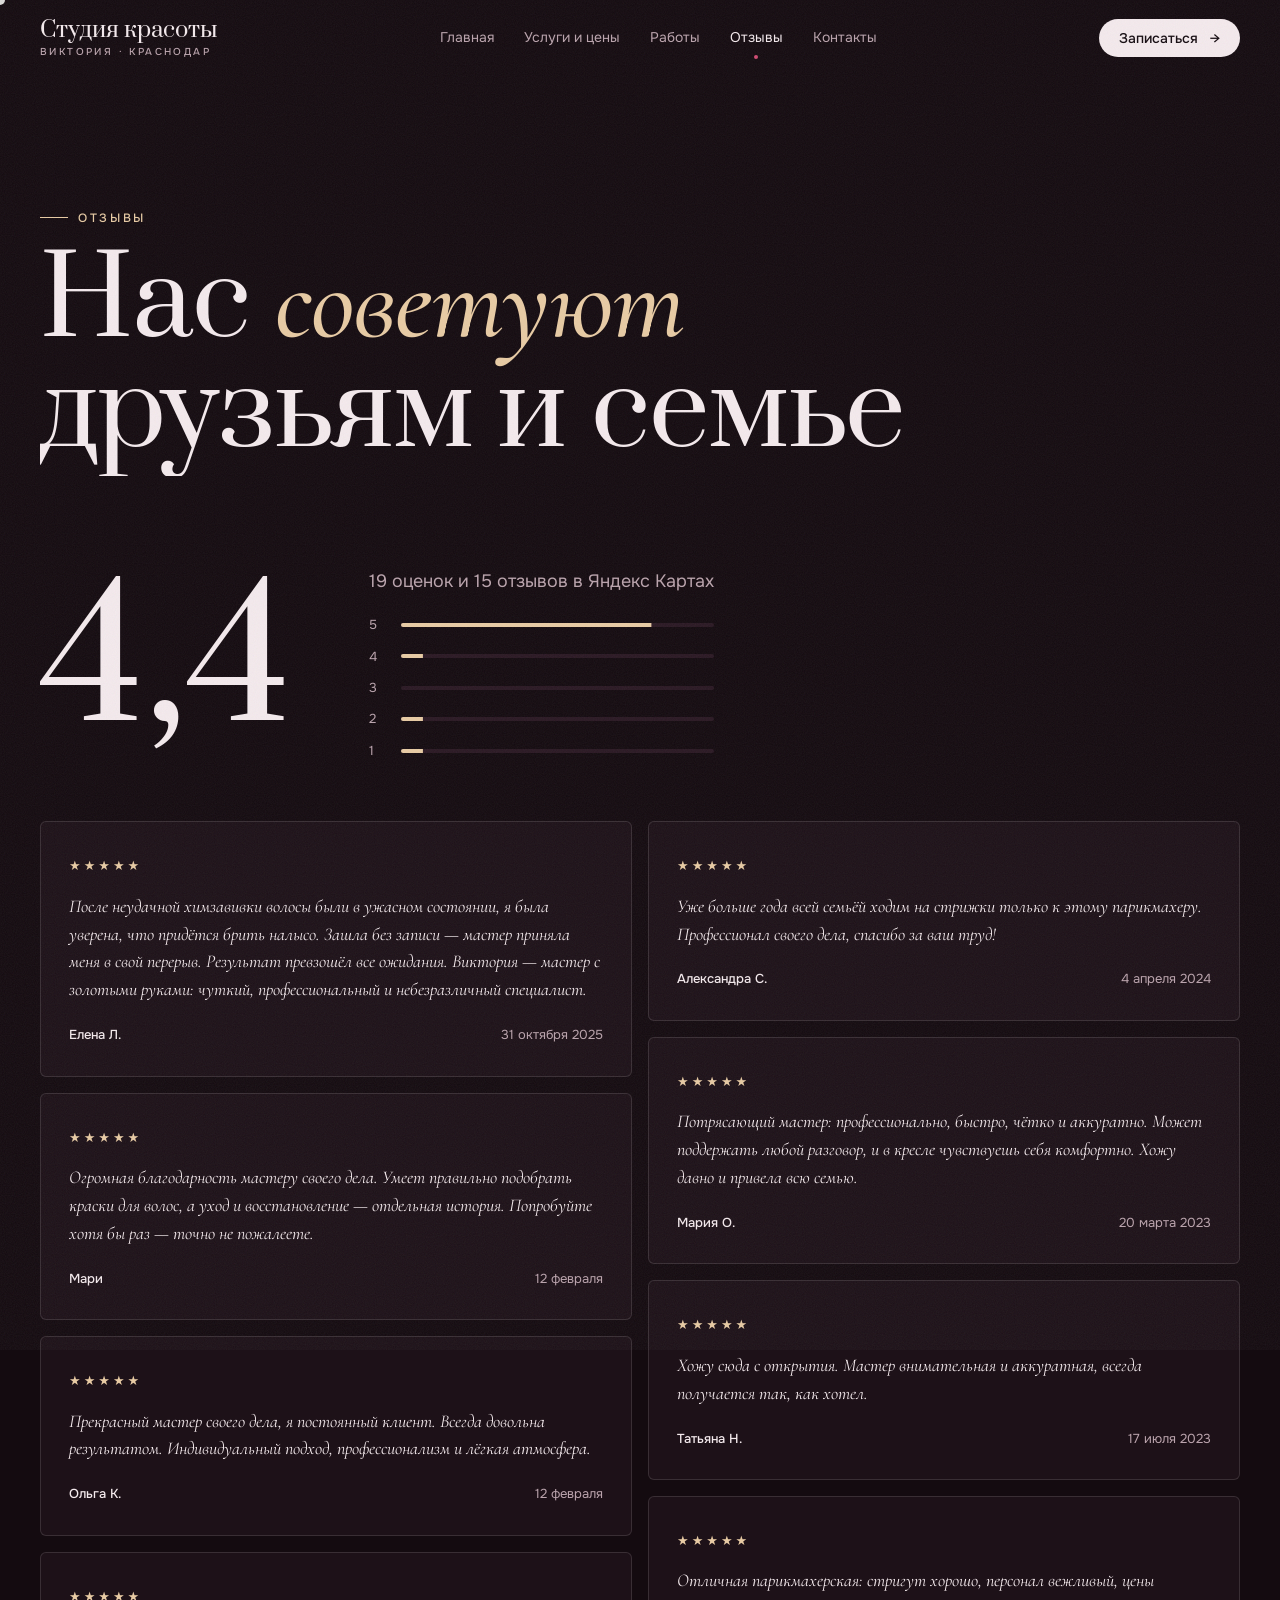
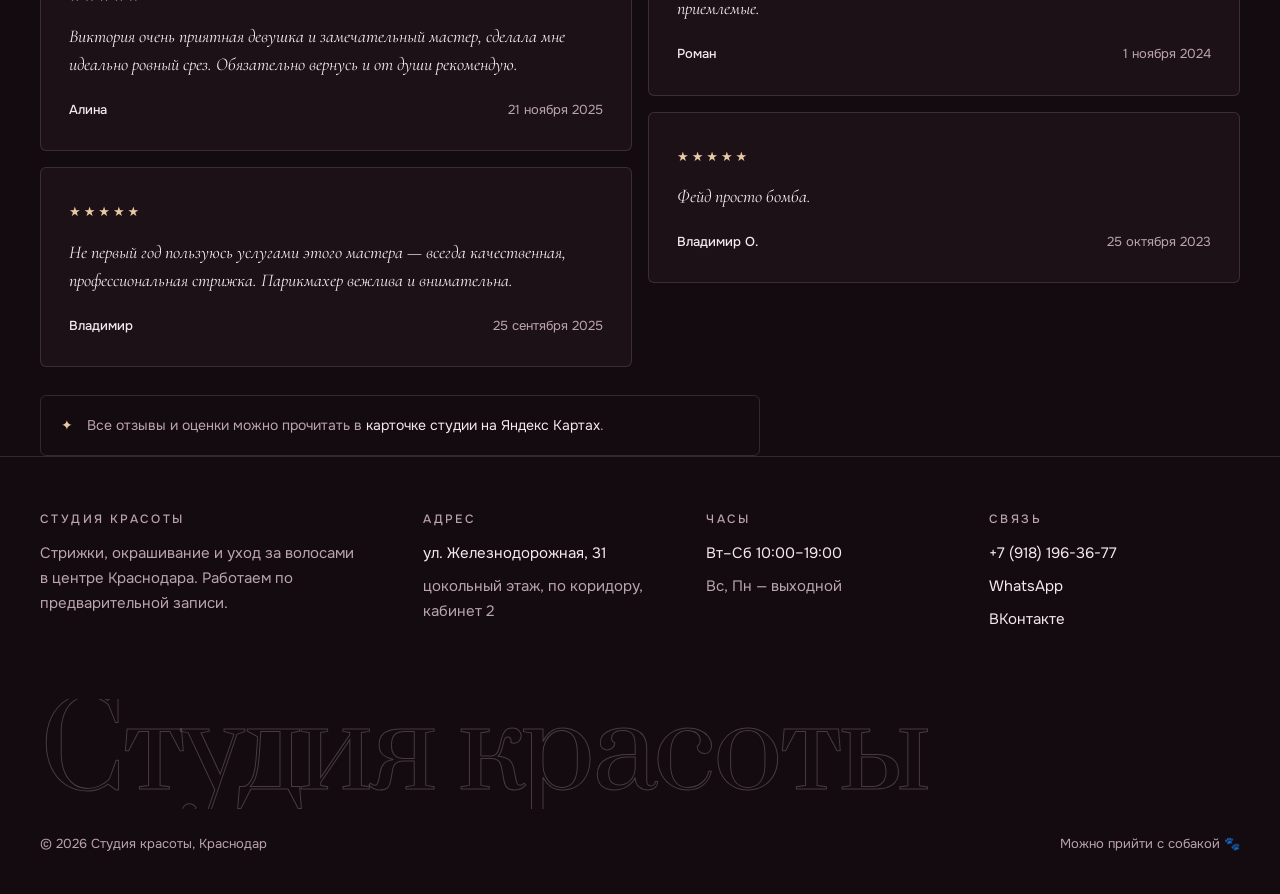
<file: otzyvy.html>
<!doctype html>
<html lang="ru">
<head>
<meta charset="utf-8">
<meta name="viewport" content="width=device-width, initial-scale=1, viewport-fit=cover">
<title>Отзывы — Студия красоты, Краснодар</title>
<meta name="description" content="Отзывы клиентов студии красоты на Железнодорожной, 31 в Краснодаре: рейтинг 4,4 по 19 оценкам.">
<meta name="referrer" content="no-referrer">
<link rel="preconnect" href="https://fonts.googleapis.com"><link rel="preconnect" href="https://fonts.gstatic.com" crossorigin>
<link rel="stylesheet" href="https://fonts.googleapis.com/css2?family=Cormorant+Garamond:ital,wght@1,500&family=Onest:wght@400;500&family=Prata&display=swap">
<link rel="stylesheet" href="style.css">
</head>
<body data-page="otzyvy">
<main>
  <header class="phead wrap">
    <span class="eyebrow rv">Отзывы</span>
    <h1 class="h-xl" data-split>Нас <em>советуют</em><br>друзьям и семье</h1>
  </header>
  <div class="wrap">
    <div class="score rv">
      <div class="num"><span data-count="4.4">4,4</span></div>
      <div>
        <p class="lead" style="margin:0 0 18px">19 оценок и 15 отзывов в Яндекс Картах</p>
        <div class="bars" aria-hidden="true">
          <div>5<i style="--w:.8"></i></div><div>4<i style="--w:.07"></i></div><div>3<i style="--w:0"></i></div><div>2<i style="--w:.07"></i></div><div>1<i style="--w:.07"></i></div>
        </div>
      </div>
    </div>

    <div class="revgrid">
      <article class="rv"><span class="stars">★★★★★</span><p>После неудачной химзавивки волосы были в ужасном состоянии, я была уверена, что придётся брить налысо. Зашла без записи — мастер приняла меня в свой перерыв. Результат превзошёл все ожидания. Виктория — мастер с золотыми руками: чуткий, профессиональный и небезразличный специалист.</p><footer><b>Елена Л.</b><span>31 октября 2025</span></footer></article>
      <article class="rv"><span class="stars">★★★★★</span><p>Огромная благодарность мастеру своего дела. Умеет правильно подобрать краски для волос, а уход и восстановление — отдельная история. Попробуйте хотя бы раз — точно не пожалеете.</p><footer><b>Мари</b><span>12 февраля</span></footer></article>
      <article class="rv"><span class="stars">★★★★★</span><p>Прекрасный мастер своего дела, я постоянный клиент. Всегда довольна результатом. Индивидуальный подход, профессионализм и лёгкая атмосфера.</p><footer><b>Ольга К.</b><span>12 февраля</span></footer></article>
      <article class="rv"><span class="stars">★★★★★</span><p>Виктория очень приятная девушка и замечательный мастер, сделала мне идеально ровный срез. Обязательно вернусь и от души рекомендую.</p><footer><b>Алина</b><span>21 ноября 2025</span></footer></article>
      <article class="rv"><span class="stars">★★★★★</span><p>Не первый год пользуюсь услугами этого мастера — всегда качественная, профессиональная стрижка. Парикмахер вежлива и внимательна.</p><footer><b>Владимир</b><span>25 сентября 2025</span></footer></article>
      <article class="rv"><span class="stars">★★★★★</span><p>Уже больше года всей семьёй ходим на стрижки только к этому парикмахеру. Профессионал своего дела, спасибо за ваш труд!</p><footer><b>Александра С.</b><span>4 апреля 2024</span></footer></article>
      <article class="rv"><span class="stars">★★★★★</span><p>Потрясающий мастер: профессионально, быстро, чётко и аккуратно. Может поддержать любой разговор, и в кресле чувствуешь себя комфортно. Хожу давно и привела всю семью.</p><footer><b>Мария О.</b><span>20 марта 2023</span></footer></article>
      <article class="rv"><span class="stars">★★★★★</span><p>Хожу сюда с открытия. Мастер внимательная и аккуратная, всегда получается так, как хотел.</p><footer><b>Татьяна Н.</b><span>17 июля 2023</span></footer></article>
      <article class="rv"><span class="stars">★★★★★</span><p>Отличная парикмахерская: стригут хорошо, персонал вежливый, цены приемлемые.</p><footer><b>Роман</b><span>1 ноября 2024</span></footer></article>
      <article class="rv"><span class="stars">★★★★★</span><p>Фейд просто бомба.</p><footer><b>Владимир О.</b><span>25 октября 2023</span></footer></article>
    </div>
    <div class="note rv"><b>✦</b><span>Все отзывы и оценки можно прочитать в <a class="link-u" style="color:var(--fg)" href="https://yandex.ru/maps/org/studiya_krasoty/57573842818/reviews/" target="_blank" rel="noopener">карточке студии на Яндекс Картах</a>.</span></div>
  </div>
</main>
<script src="app.js"></script>
</body>
</html>
</file>
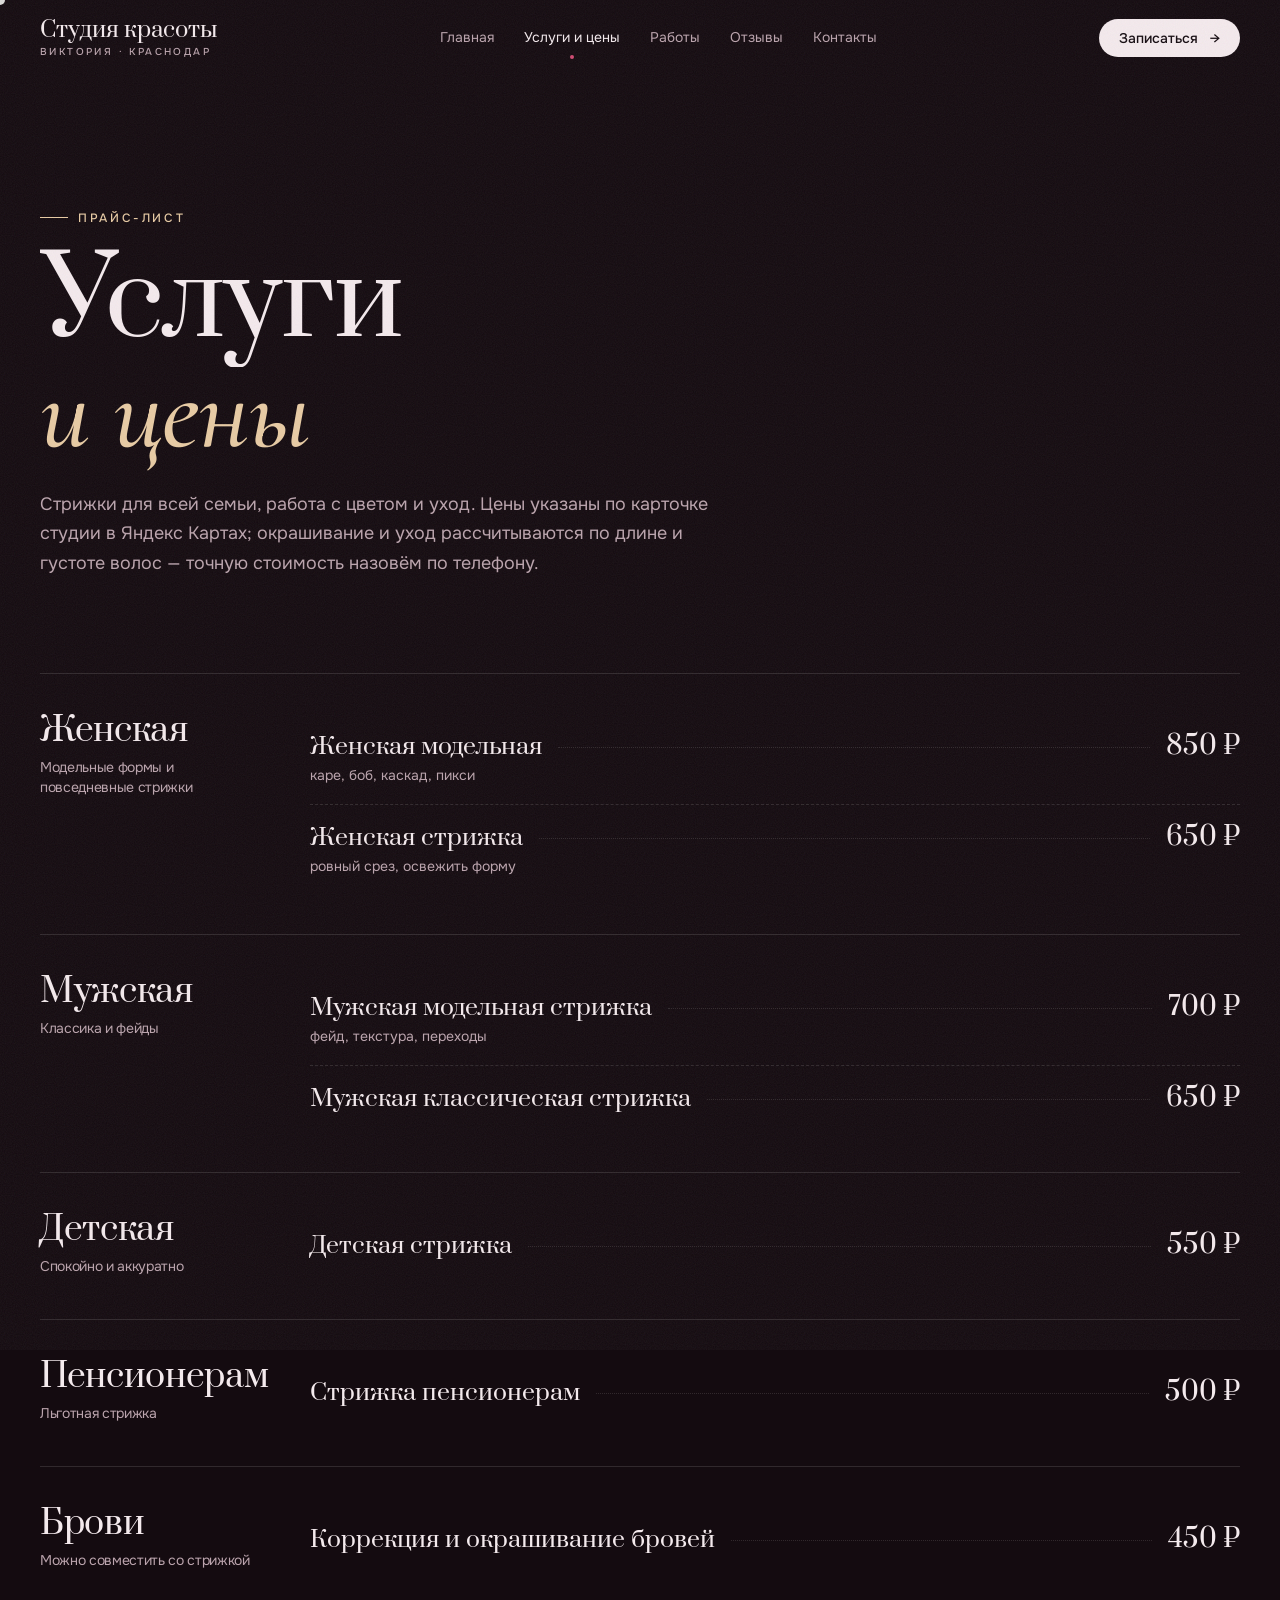
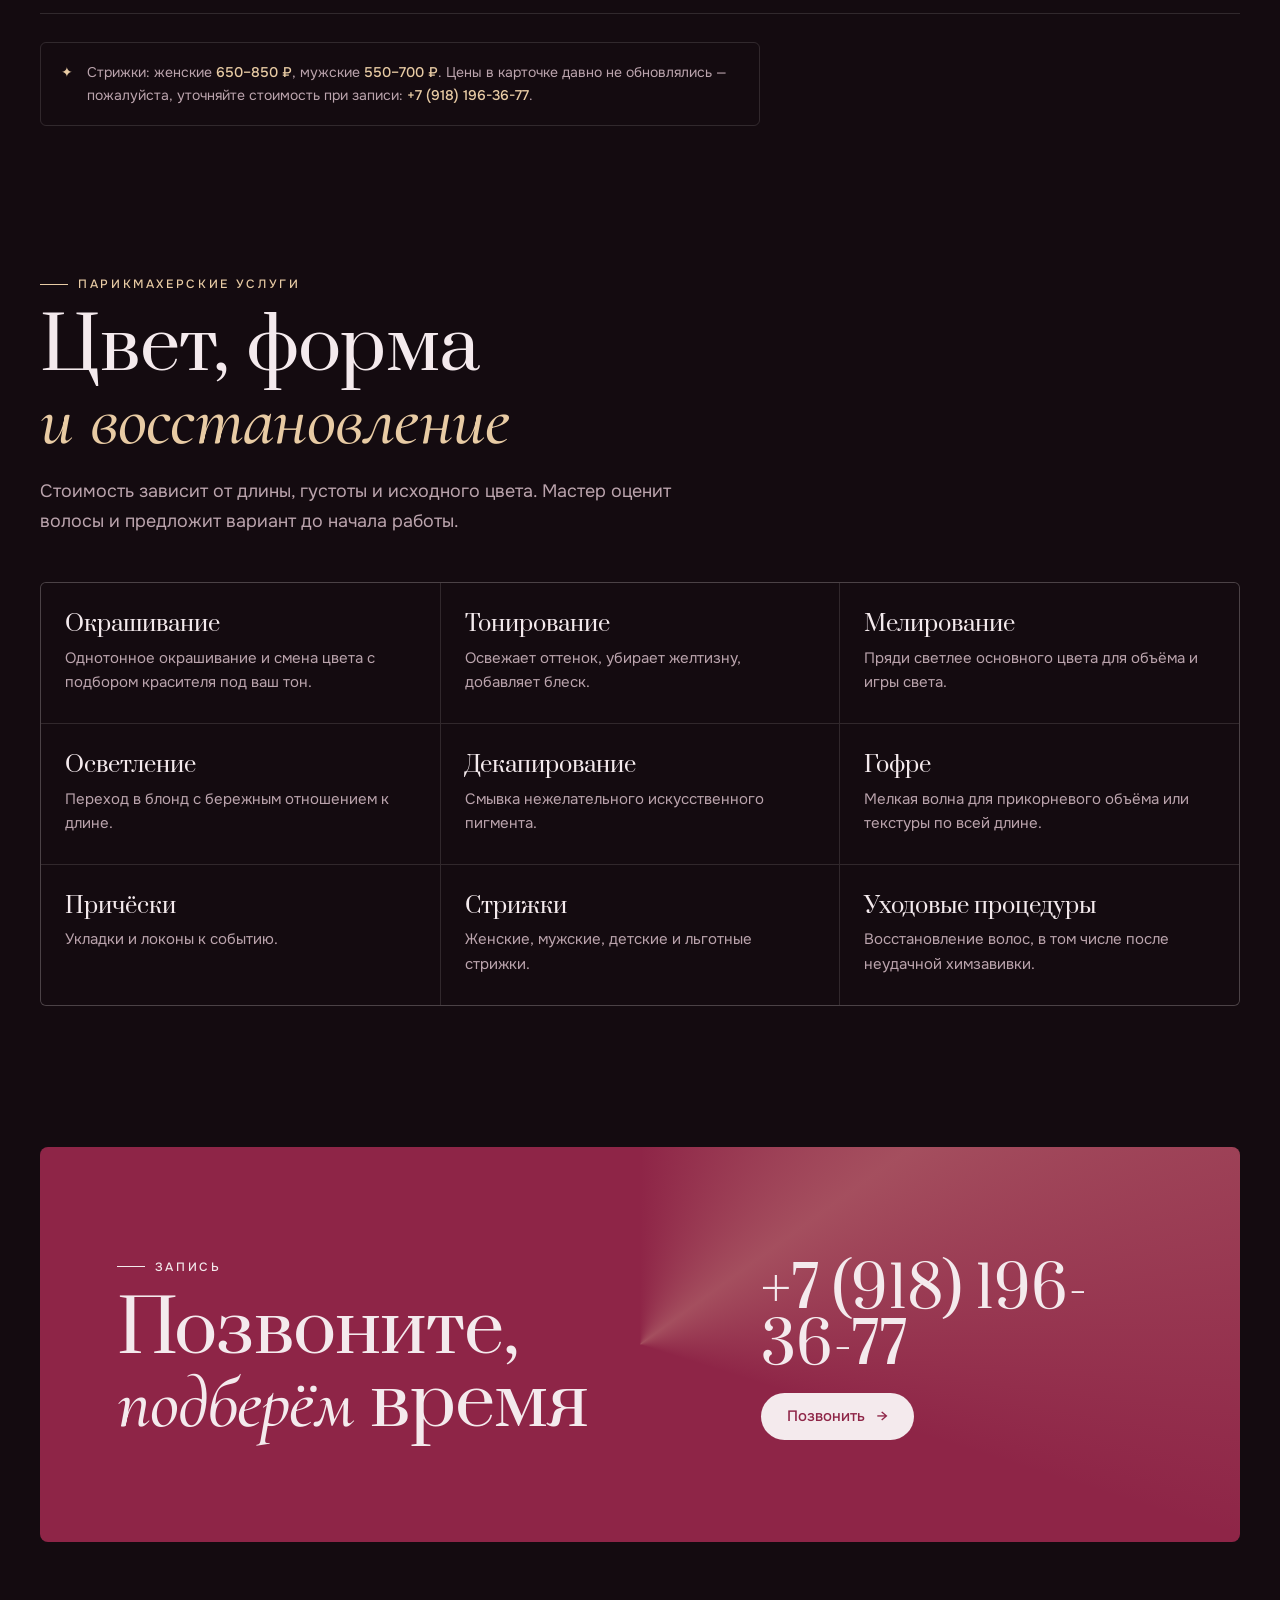
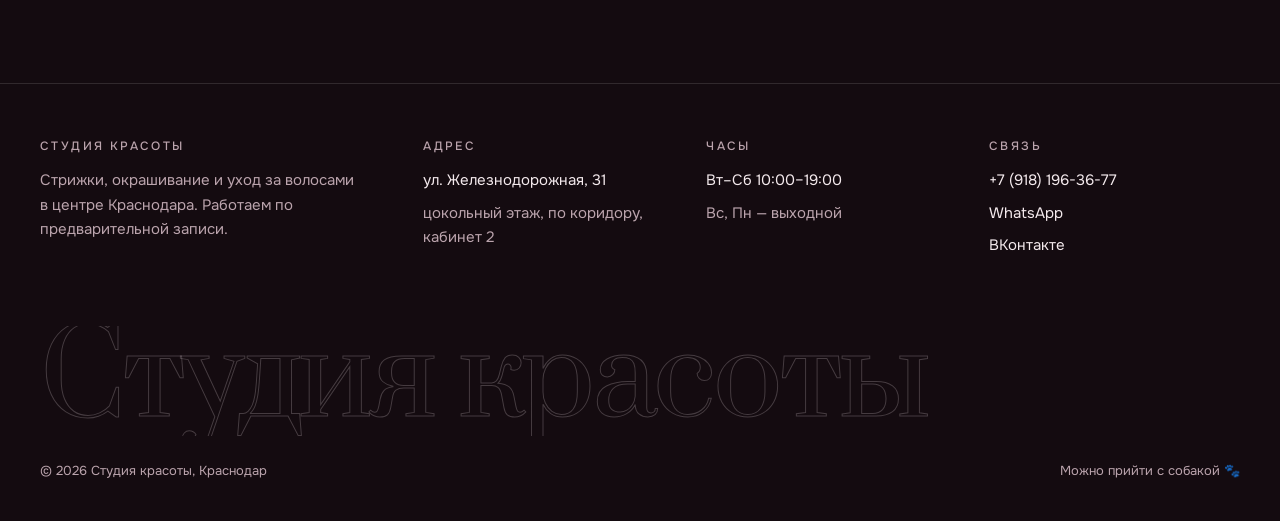
<file: uslugi.html>
<!doctype html>
<html lang="ru">
<head>
<meta charset="utf-8">
<meta name="viewport" content="width=device-width, initial-scale=1, viewport-fit=cover">
<title>Услуги и цены — Студия красоты, Краснодар</title>
<meta name="description" content="Прайс студии красоты на Железнодорожной, 31: женские, мужские, детские стрижки, стрижка пенсионерам, коррекция и окрашивание бровей, окрашивание и уход.">
<meta name="referrer" content="no-referrer">
<link rel="preconnect" href="https://fonts.googleapis.com"><link rel="preconnect" href="https://fonts.gstatic.com" crossorigin>
<link rel="stylesheet" href="https://fonts.googleapis.com/css2?family=Cormorant+Garamond:ital,wght@1,500&family=Onest:wght@400;500&family=Prata&display=swap">
<link rel="stylesheet" href="style.css">
</head>
<body data-page="uslugi">
<main>
  <header class="phead wrap">
    <span class="eyebrow rv">Прайс-лист</span>
    <h1 class="h-xl" data-split>Услуги<br><em>и цены</em></h1>
    <p class="lead rv">Стрижки для всей семьи, работа с цветом и уход. Цены указаны по карточке студии в Яндекс Картах; окрашивание и уход рассчитываются по длине и густоте волос — точную стоимость назовём по телефону.</p>
  </header>

  <div class="wrap">
    <div class="plist">
      <div class="pgroup rv">
        <h2>Женская<small>Модельные формы и повседневные стрижки</small></h2>
        <div>
          <div class="prow" data-img="https://avatars.mds.yandex.net/get-altay/10092863/2a0000018b6789732cff15623abfdef05787/XXL"><span class="nm">Женская модельная<small>каре, боб, каскад, пикси</small></span><span class="dots"></span><span class="pr">850 ₽</span></div>
          <div class="prow" data-img="https://avatars.mds.yandex.net/get-altay/18105299/2a0000019dde93b19abce33ec30ebb53cc47/XXL"><span class="nm">Женская стрижка<small>ровный срез, освежить форму</small></span><span class="dots"></span><span class="pr">650 ₽</span></div>
        </div>
      </div>
      <div class="pgroup rv">
        <h2>Мужская<small>Классика и фейды</small></h2>
        <div>
          <div class="prow" data-img="https://avatars.mds.yandex.net/get-altay/11396712/2a0000018b67897105204a84895a7b0ad8bc/XXL"><span class="nm">Мужская модельная стрижка<small>фейд, текстура, переходы</small></span><span class="dots"></span><span class="pr">700 ₽</span></div>
          <div class="prow" data-img="https://avatars.mds.yandex.net/get-altay/11396712/2a0000018b67897105204a84895a7b0ad8bc/XXL"><span class="nm">Мужская классическая стрижка</span><span class="dots"></span><span class="pr">650 ₽</span></div>
        </div>
      </div>
      <div class="pgroup rv">
        <h2>Детская<small>Спокойно и аккуратно</small></h2>
        <div>
          <div class="prow" data-img="https://avatars.mds.yandex.net/get-altay/10768923/2a0000018da8dc2ff36fcc4c63ccbc69bd0d/XXL"><span class="nm">Детская стрижка</span><span class="dots"></span><span class="pr">550 ₽</span></div>
        </div>
      </div>
      <div class="pgroup rv">
        <h2>Пенсионерам<small>Льготная стрижка</small></h2>
        <div>
          <div class="prow" data-img="https://avatars.mds.yandex.net/get-altay/13604236/2a00000192bada5b77e3343ae8a3b9dc9232/XXL"><span class="nm">Стрижка пенсионерам</span><span class="dots"></span><span class="pr">500 ₽</span></div>
        </div>
      </div>
      <div class="pgroup rv">
        <h2>Брови<small>Можно совместить со стрижкой</small></h2>
        <div>
          <div class="prow"><span class="nm">Коррекция и окрашивание бровей</span><span class="dots"></span><span class="pr">450 ₽</span></div>
        </div>
      </div>
    </div>

    <div class="note rv"><b>✦</b><span>Стрижки: женские <b>650–850 ₽</b>, мужские <b>550–700 ₽</b>. Цены в карточке давно не обновлялись — пожалуйста, уточняйте стоимость при записи: <b>+7 (918) 196-36-77</b>.</span></div>
  </div>

  <section>
    <div class="wrap">
      <span class="eyebrow rv">Парикмахерские услуги</span>
      <h2 class="h-l" data-split style="margin-top:18px">Цвет, форма<br><em>и восстановление</em></h2>
      <p class="lead rv" style="margin-top:20px">Стоимость зависит от длины, густоты и исходного цвета. Мастер оценит волосы и предложит вариант до начала работы.</p>
      <div class="chips">
        <div class="rv"><b>Окрашивание</b><p>Однотонное окрашивание и смена цвета с подбором красителя под ваш тон.</p></div>
        <div class="rv"><b>Тонирование</b><p>Освежает оттенок, убирает желтизну, добавляет блеск.</p></div>
        <div class="rv"><b>Мелирование</b><p>Пряди светлее основного цвета для объёма и игры света.</p></div>
        <div class="rv"><b>Осветление</b><p>Переход в блонд с бережным отношением к длине.</p></div>
        <div class="rv"><b>Декапирование</b><p>Смывка нежелательного искусственного пигмента.</p></div>
        <div class="rv"><b>Гофре</b><p>Мелкая волна для прикорневого объёма или текстуры по всей длине.</p></div>
        <div class="rv"><b>Причёски</b><p>Укладки и локоны к событию.</p></div>
        <div class="rv"><b>Стрижки</b><p>Женские, мужские, детские и льготные стрижки.</p></div>
        <div class="rv"><b>Уходовые процедуры</b><p>Восстановление волос, в том числе после неудачной химзавивки.</p></div>
      </div>
    </div>
  </section>

  <section style="padding-top:0">
    <div class="wrap">
      <div class="cta rv">
        <div><span class="eyebrow" style="color:var(--fg)">Запись</span><h2 class="h-l" style="margin-top:18px">Позвоните, <em style="color:var(--fg)">подберём</em> время</h2></div>
        <div><span class="phone">+7 (918) 196-36-77</span><a class="btn mag" href="tel:+79181963677">Позвонить <span class="arr">→</span></a></div>
      </div>
    </div>
  </section>
</main>
<div class="hover-img" aria-hidden="true"><img alt=""></div>
<script src="app.js"></script>
</body>
</html>
</file>
<file: style.css>
/* Тёмная «студийная» палитра: сливовый фон, винный акцент (как окрашивания мастера), шампань — как блонд.
   Макет: крупная антиква + асимметричные коллажи фото, тонкие линии, зерно. */
:root{
  --ink:#140b10; --ink-2:#1d1118; --ink-3:#2a1823;
  --fg:#f4eaed; --mute:#bba4ad; --line:rgba(244,234,237,.13);
  --wine:#cf4a72; --wine-d:#8e2547; --champ:#e8cba4;
  --f-display:"Prata","Times New Roman",serif;
  --f-italic:"Cormorant Garamond","Georgia",serif;
  --f-body:"Onest",system-ui,-apple-system,"Segoe UI",sans-serif;
  --ease:cubic-bezier(.77,0,.18,1); --ease-out:cubic-bezier(.16,1,.3,1);
  --gut:max(20px, env(safe-area-inset-left,0px)); --wrap:1240px;
  color-scheme:dark;
}
*,*::before,*::after{box-sizing:border-box}
html{-webkit-text-size-adjust:100%;scroll-behavior:smooth}
main{overflow-x:clip}
body{margin:0;background:var(--ink);color:var(--fg);font:400 16px/1.65 var(--f-body);overflow-x:hidden;-webkit-font-smoothing:antialiased}
img{max-width:100%;display:block}
a{color:inherit;text-decoration:none}
::selection{background:var(--wine);color:#fff}
:focus-visible{outline:2px solid var(--champ);outline-offset:3px;border-radius:4px}
@view-transition{navigation:auto}

/* grain */
body::after{content:"";position:fixed;inset:-50%;z-index:90;pointer-events:none;opacity:.07;
  background-image:url("data:image/svg+xml,%3Csvg xmlns='http://www.w3.org/2000/svg' width='160' height='160'%3E%3Cfilter id='n'%3E%3CfeTurbulence type='fractalNoise' baseFrequency='.9' numOctaves='3' stitchTiles='stitch'/%3E%3C/filter%3E%3Crect width='100%25' height='100%25' filter='url(%23n)'/%3E%3C/svg%3E");
  animation:grain 1.2s steps(6) infinite}
@keyframes grain{0%{transform:translate(0,0)}25%{transform:translate(-3%,2%)}50%{transform:translate(2%,-3%)}75%{transform:translate(-2%,-1%)}100%{transform:translate(1%,3%)}}

.wrap{max-width:var(--wrap);margin:0 auto;padding-left:var(--gut);padding-right:max(20px,env(safe-area-inset-right,0px))}
.eyebrow{font:500 12px/1 var(--f-body);letter-spacing:.22em;text-transform:uppercase;color:var(--champ);display:inline-flex;gap:10px;align-items:center}
.eyebrow::before{content:"";width:28px;height:1px;background:currentColor}
h1,h2,h3{font-family:var(--f-display);font-weight:400;line-height:1.02;margin:0;text-wrap:balance;letter-spacing:-.01em}
em,.it{font-family:var(--f-italic);font-style:italic;font-weight:500;color:var(--champ)}
.h-xl{font-size:clamp(46px,8.4vw,128px)}
.h-l{font-size:clamp(36px,5.6vw,80px)}
.h-m{font-size:clamp(28px,3.4vw,46px)}
.lead{font-size:clamp(17px,1.4vw,19px);color:var(--mute);max-width:56ch}
section{padding-block:clamp(72px,11vw,150px)}

/* buttons */
.btn{--bg:var(--fg);--c:var(--ink);position:relative;display:inline-flex;align-items:center;gap:12px;padding:16px 26px;border-radius:999px;
  background:var(--bg);color:var(--c);font:500 15px/1 var(--f-body);overflow:hidden;isolation:isolate;transition:transform .5s var(--ease-out)}
.btn::before{content:"";position:absolute;inset:0;background:var(--wine);border-radius:inherit;transform:scaleY(0);transform-origin:50% 100%;transition:transform .55s var(--ease);z-index:-1}
.btn:hover::before{transform:none}
.btn:hover{color:#fff}
.btn .arr{transition:transform .5s var(--ease-out)}
.btn:hover .arr{transform:translateX(4px)}
.btn--ghost{--bg:transparent;--c:var(--fg);box-shadow:inset 0 0 0 1px var(--line)}
.link-u{background:linear-gradient(currentColor,currentColor) 0 100%/0 1px no-repeat;transition:background-size .5s var(--ease)}
.link-u:hover{background-size:100% 1px}

/* header */
.hdr{position:fixed;top:0;left:0;right:0;z-index:50;padding-top:env(safe-area-inset-top,0px);transition:background .4s,backdrop-filter .4s,transform .5s var(--ease)}
.hdr.is-scrolled{background:rgba(20,11,16,.72);backdrop-filter:blur(14px);-webkit-backdrop-filter:blur(14px);box-shadow:0 1px 0 var(--line)}
.hdr.is-hidden{transform:translateY(-100%)}
.hdr__in{display:flex;align-items:center;justify-content:space-between;gap:24px;height:76px}
.logo{display:flex;flex-direction:column;line-height:1}
.logo b{font:400 22px/1 var(--f-display)}
.logo small{font:500 10px/1 var(--f-body);letter-spacing:.24em;text-transform:uppercase;color:var(--mute);margin-top:6px}
.nav{display:flex;gap:30px;font-size:14px}
.nav a{position:relative;color:var(--mute);transition:color .3s}
.nav a:hover,.nav a[aria-current]{color:var(--fg)}
.nav a[aria-current]::after{content:"";position:absolute;left:50%;bottom:-9px;width:4px;height:4px;border-radius:50%;background:var(--wine);transform:translateX(-50%)}
.hdr .btn{padding:12px 20px;font-size:14px}
.burger{display:none;width:46px;height:46px;border-radius:50%;border:1px solid var(--line);background:none;color:var(--fg);cursor:pointer;position:relative}
.burger span{position:absolute;left:14px;right:14px;height:1.5px;background:currentColor;transition:transform .5s var(--ease)}
.burger span:first-child{top:19px}.burger span:last-child{top:26px}
.menu-open .burger span:first-child{transform:translateY(3.5px) rotate(45deg)}
.menu-open .burger span:last-child{transform:translateY(-3.5px) rotate(-45deg)}
.mmenu{position:fixed;inset:0;z-index:45;background:var(--ink-2);clip-path:circle(0% at calc(100% - 44px) 38px);transition:clip-path .8s var(--ease);display:flex;flex-direction:column;justify-content:center;padding:100px max(24px,env(safe-area-inset-left,0px)) 40px}
.menu-open .mmenu{clip-path:circle(150% at calc(100% - 44px) 38px)}
.mmenu a{font:400 clamp(38px,11vw,64px)/1.15 var(--f-display);display:block;overflow:hidden}
.mmenu a span{display:inline-block;transform:translateY(110%);transition:transform .8s var(--ease-out)}
.menu-open .mmenu a span{transform:none}
.mmenu a:nth-child(2) span{transition-delay:.06s}.mmenu a:nth-child(3) span{transition-delay:.12s}.mmenu a:nth-child(4) span{transition-delay:.18s}.mmenu a:nth-child(5) span{transition-delay:.24s}
.mmenu p{color:var(--mute);margin-top:32px}
@media (max-width:900px){.nav,.hdr .btn{display:none}.burger{display:block}}

/* page curtain transition */
.curtain{position:fixed;inset:0;z-index:100;pointer-events:none;display:grid;grid-template-columns:repeat(5,1fr)}
.curtain i{background:var(--wine-d);transform:scaleY(1);transform-origin:top;transition:transform .7s var(--ease)}
.curtain i:nth-child(2){transition-delay:.05s;background:#7a1f3d}.curtain i:nth-child(3){transition-delay:.1s;background:#6a1b35}.curtain i:nth-child(4){transition-delay:.15s;background:#5a172d}.curtain i:nth-child(5){transition-delay:.2s;background:#4b1326}
.curtain.is-open i{transform:scaleY(0)}
.curtain.is-closing i{transform-origin:bottom;transform:scaleY(1)}
.curtain.is-closing.is-open i{transform:scaleY(1)}
html:not(.js) .curtain{display:none}

/* reveal */
.js .rv{opacity:0;transform:translateY(40px);transition:opacity 1s var(--ease-out),transform 1.1s var(--ease-out)}
.js .rv.in{opacity:1;transform:none}
.line{display:block;overflow:hidden;padding-bottom:.08em;margin-bottom:-.08em}
.line>span{display:inline-block}
.js .split .line>span{transform:translateY(105%);transition:transform 1.2s var(--ease-out)}
.js .split.in .line>span{transform:none}
.js .split .line:nth-child(2)>span{transition-delay:.08s}.js .split .line:nth-child(3)>span{transition-delay:.16s}.js .split .line:nth-child(4)>span{transition-delay:.24s}
.js .unmask{clip-path:inset(100% 0 0 0);transition:clip-path 1.4s var(--ease)}
.js .unmask.in{clip-path:inset(0 0 0 0)}

/* hero */
.hero{overflow:hidden;padding-top:clamp(120px,16vw,170px);padding-bottom:60px;position:relative}
.hero::before{content:"";position:absolute;width:70vw;height:70vw;max-width:900px;max-height:900px;right:-20vw;top:-20vw;border-radius:50%;background:radial-gradient(circle,rgba(207,74,114,.28),transparent 62%);filter:blur(20px);pointer-events:none;animation:glow 12s ease-in-out infinite alternate}
@keyframes glow{to{transform:translate(-8vw,6vw) scale(1.1)}}
.hero__grid{display:grid;grid-template-columns:1.1fr .9fr;gap:clamp(30px,5vw,80px);align-items:center;position:relative}
.hero h1{margin:26px 0 28px}
.hero__cta{display:flex;flex-wrap:wrap;gap:12px;margin-top:36px}
.hero__meta{display:flex;flex-wrap:wrap;gap:28px;margin-top:46px;padding-top:26px;border-top:1px solid var(--line);font-size:14px;color:var(--mute)}
.hero__meta b{display:block;color:var(--fg);font:400 22px/1.2 var(--f-display)}
.collage{position:relative;aspect-ratio:4/5;max-width:100%}
.collage figure{position:absolute;margin:0;overflow:hidden;border-radius:6px;box-shadow:0 30px 80px -20px rgba(0,0,0,.6)}
.collage img{width:100%;height:100%;object-fit:cover;transform:scale(1.15);transition:transform 1.8s var(--ease-out)}
.collage .in img{transform:scale(1)}
.collage .c1{inset:0 18% 14% 0}
.collage .c2{width:46%;aspect-ratio:3/4;right:0;bottom:0;border:6px solid var(--ink)}
.collage .c3{width:34%;aspect-ratio:1;right:4%;top:6%;border:6px solid var(--ink)}
.badge{position:absolute;left:-34px;bottom:8%;width:132px;height:132px;z-index:3}
.badge svg{width:100%;height:100%;animation:spin 18s linear infinite}
.badge text{font:500 10.5px var(--f-body);letter-spacing:.2em;fill:var(--champ);text-transform:uppercase}
.badge b{position:absolute;inset:0;display:grid;place-items:center;font:400 30px/1 var(--f-display)}
@keyframes spin{to{transform:rotate(360deg)}}
@media (max-width:900px){.hero__grid{grid-template-columns:1fr}.collage{max-width:520px}.badge{left:auto;right:-6px;bottom:-30px;width:110px;height:110px}}

/* marquee */
.marquee{border-block:1px solid var(--line);overflow:hidden;padding-block:22px;white-space:nowrap}
.marquee__t{display:inline-flex;gap:46px;padding-right:46px;font:400 clamp(26px,3.6vw,46px)/1 var(--f-display);will-change:transform}
.marquee__t span:nth-child(even){font-family:var(--f-italic);font-style:italic;color:var(--champ)}
.marquee__t i{color:var(--wine);font-style:normal}

/* about master */
.split2{display:grid;grid-template-columns:.9fr 1.1fr;gap:clamp(36px,6vw,100px);align-items:center}
.split2>*{min-width:0}
.tall{border-radius:6px;overflow:hidden;aspect-ratio:3/4}
.tall img{width:100%;height:100%;object-fit:cover}
.quote-big{font:400 clamp(26px,3vw,40px)/1.2 var(--f-display);margin:24px 0}
.stats{display:grid;grid-template-columns:repeat(4,1fr);gap:1px;background:var(--line);border:1px solid var(--line);border-radius:6px;overflow:hidden;margin-top:40px}
.stats div{background:var(--ink);padding:22px 18px}
.stats b{display:block;font:400 clamp(28px,3vw,40px)/1 var(--f-display);font-variant-numeric:tabular-nums}
.stats span{font-size:13px;color:var(--mute)}
@media (max-width:900px){.split2{grid-template-columns:1fr}.stats{grid-template-columns:repeat(2,1fr)}}

/* price cards with spotlight */
.cards{display:grid;grid-template-columns:repeat(3,1fr);gap:16px;margin-top:50px}
.card{position:relative;padding:34px 28px 30px;border:1px solid var(--line);border-radius:6px;background:var(--ink-2);overflow:hidden;display:flex;flex-direction:column;gap:14px;min-height:260px;transition:border-color .4s}
.card::before{content:"";position:absolute;inset:0;background:radial-gradient(380px circle at var(--x,50%) var(--y,0%),rgba(207,74,114,.22),transparent 60%);opacity:0;transition:opacity .4s}
.card:hover::before{opacity:1}
.card:hover{border-color:rgba(207,74,114,.5)}
.card>*{position:relative}
.card .tag{font-size:12px;letter-spacing:.18em;text-transform:uppercase;color:var(--mute)}
.card h3{font-size:26px}
.card p{color:var(--mute);margin:0;flex:1}
.card .price{font:400 34px/1 var(--f-display);color:var(--champ)}
@media (max-width:900px){.cards{grid-template-columns:1fr}}
.sec-head{display:flex;justify-content:space-between;align-items:end;gap:24px;flex-wrap:wrap}

/* drag strip */
.strip{display:flex;gap:16px;overflow-x:auto;scroll-snap-type:x mandatory;padding:46px var(--gut) 10px;cursor:grab;scrollbar-width:none}
.strip::-webkit-scrollbar{display:none}
.strip.drag{cursor:grabbing;scroll-snap-type:none}
.strip figure{flex:0 0 clamp(230px,26vw,360px);margin:0;scroll-snap-align:start;border-radius:6px;overflow:hidden;aspect-ratio:3/4;position:relative}
.strip img{width:100%;height:100%;object-fit:cover;transition:transform 1.2s var(--ease-out);pointer-events:none}
.strip figure:hover img{transform:scale(1.06)}
.strip figcaption{position:absolute;left:14px;bottom:12px;font-size:13px;background:rgba(20,11,16,.7);backdrop-filter:blur(6px);padding:6px 12px;border-radius:99px}

/* reviews */
.revs{display:grid;grid-template-columns:repeat(3,1fr);gap:16px;margin-top:50px}
.rev{border-top:1px solid var(--line);padding-top:26px;display:flex;flex-direction:column;gap:18px}
.rev p{margin:0;font:400 19px/1.5 var(--f-italic);font-style:italic;color:var(--fg)}
.rev footer{font-size:13px;color:var(--mute);margin-top:auto}
.rev footer b{color:var(--fg);font-weight:500}
.stars{color:var(--champ);letter-spacing:3px;font-size:13px}
@media (max-width:900px){.revs{grid-template-columns:1fr}}

/* cta band */
.cta{position:relative;overflow:hidden;border-radius:8px;margin-inline:auto;background:var(--wine-d);padding:clamp(48px,8vw,110px) clamp(24px,6vw,90px);display:grid;grid-template-columns:1.2fr .8fr;gap:40px;align-items:end}
.cta::before{content:"";position:absolute;inset:-40%;background:conic-gradient(from 0deg,transparent,rgba(232,203,164,.25),transparent 30%);animation:spin 14s linear infinite}
.cta>*{position:relative;min-width:0}
.cta .phone{font:400 clamp(30px,4.4vw,58px)/1 var(--f-display);display:block;margin-bottom:18px;user-select:all}
.cta .btn{--bg:var(--fg);--c:var(--wine-d)}
.cta .btn::before{background:var(--ink)}
@media (max-width:900px){.cta{grid-template-columns:1fr}}

/* footer */
.ftr{border-top:1px solid var(--line);margin-top:0;padding-block:56px 40px}
.ftr__grid{display:grid;grid-template-columns:1.4fr 1fr 1fr 1fr;gap:32px}
.ftr h4{font:500 12px/1 var(--f-body);letter-spacing:.2em;text-transform:uppercase;color:var(--mute);margin:0 0 16px}
.ftr p,.ftr a{font-size:15px;margin:0 0 8px;display:block}
.ftr__big{font:400 clamp(30px,9vw,124px)/.95 var(--f-display);letter-spacing:-.03em;margin-top:60px;color:transparent;-webkit-text-stroke:1px rgba(244,234,237,.22);white-space:nowrap;overflow:hidden}
.ftr__copy{display:flex;justify-content:space-between;flex-wrap:wrap;gap:12px;color:var(--mute);font-size:13px;margin-top:24px}
@media (max-width:900px){.ftr__grid{grid-template-columns:1fr 1fr}}
@media (max-width:520px){.ftr__grid{grid-template-columns:1fr}}

/* inner page head */
.phead{padding-top:clamp(140px,18vw,200px);padding-bottom:clamp(40px,6vw,80px)}
.phead h1{margin:22px 0 22px}

/* price list */
.plist{border-top:1px solid var(--line)}
.pgroup{display:grid;grid-template-columns:240px 1fr;gap:30px;padding-block:40px;border-bottom:1px solid var(--line)}
.pgroup>*{min-width:0}
.pgroup h2{font-size:clamp(26px,2.6vw,34px)}
.pgroup h2 small{display:block;font:400 14px/1.4 var(--f-body);color:var(--mute);margin-top:10px}
.prow{display:flex;align-items:baseline;gap:16px;padding:18px 0;border-bottom:1px dashed var(--line);position:relative;transition:padding .5s var(--ease-out),color .3s}
.prow:last-child{border-bottom:0}
.prow:hover{padding-left:14px;color:var(--champ)}
.prow .nm{font:400 clamp(19px,1.8vw,24px)/1.3 var(--f-display)}
.prow .nm small{display:block;font:400 14px/1.4 var(--f-body);color:var(--mute);margin-top:4px}
.prow .dots{flex:1;border-bottom:1px dotted var(--line);transform:translateY(-6px);min-width:20px}
.prow .pr{font:400 clamp(20px,2vw,26px)/1 var(--f-display);white-space:nowrap;font-variant-numeric:tabular-nums}
.prow .pr i{font-style:normal;font-size:.7em;color:var(--mute)}
@media (max-width:760px){.pgroup{grid-template-columns:1fr;gap:10px}}
.hover-img{position:fixed;left:0;top:0;width:240px;aspect-ratio:3/4;border-radius:6px;overflow:hidden;pointer-events:none;z-index:40;opacity:0;transform:translate(-50%,-50%) scale(.8) rotate(-4deg);transition:opacity .35s,transform .5s var(--ease-out)}
.hover-img.on{opacity:1;transform:translate(-50%,-50%) scale(1) rotate(-4deg)}
.hover-img img{width:100%;height:100%;object-fit:cover}
@media (hover:none){.hover-img{display:none}}
.chips{display:grid;grid-template-columns:repeat(3,1fr);gap:1px;background:var(--line);border:1px solid var(--line);border-radius:6px;overflow:hidden;margin-top:46px}
.chips div{background:var(--ink);padding:28px 24px;transition:background .4s}
.chips div:hover{background:var(--ink-2)}
.chips b{display:block;font:400 22px/1.2 var(--f-display);margin-bottom:8px}
.chips p{margin:0;color:var(--mute);font-size:15px}
@media (max-width:900px){.chips{grid-template-columns:1fr 1fr}}
@media (max-width:560px){.chips{grid-template-columns:1fr}}
.note{display:flex;gap:14px;align-items:flex-start;margin-top:28px;padding:18px 20px;border:1px solid var(--line);border-radius:6px;color:var(--mute);font-size:14px;max-width:720px}
.note b{color:var(--champ);font-weight:500}

/* gallery */
.filters{display:flex;flex-wrap:wrap;gap:8px;margin-bottom:36px}
.filters button{font:500 14px/1 var(--f-body);color:var(--mute);background:none;border:1px solid var(--line);border-radius:99px;padding:12px 20px;cursor:pointer;transition:all .35s}
.filters button[aria-pressed=true]{background:var(--fg);color:var(--ink);border-color:var(--fg)}
.masonry{columns:3 300px;column-gap:16px}
.masonry figure{margin:0 0 16px;break-inside:avoid;border-radius:6px;overflow:hidden;position:relative;cursor:zoom-in;transition:opacity .4s,transform .5s var(--ease-out)}
.masonry figure.hide{display:none}
.masonry img{width:100%;height:auto;transition:transform 1.2s var(--ease-out),filter .6s}
.masonry figure:hover img{transform:scale(1.05)}
.masonry figcaption{position:absolute;inset:auto 0 0;padding:40px 16px 14px;background:linear-gradient(transparent,rgba(20,11,16,.85));font-size:14px;transform:translateY(100%);transition:transform .5s var(--ease-out)}
.masonry figure:hover figcaption{transform:none}
.lb{position:fixed;inset:0;z-index:80;background:rgba(14,7,11,.94);display:grid;place-items:center;padding:60px max(16px,env(safe-area-inset-left,0px));opacity:0;pointer-events:none;transition:opacity .4s}
.lb.on{opacity:1;pointer-events:auto}
.lb img{max-height:82vh;max-width:min(92vw,1000px);width:auto;border-radius:6px;transform:scale(.94);transition:transform .6s var(--ease-out)}
.lb.on img{transform:none}
.lb button{position:absolute;width:52px;height:52px;border-radius:50%;border:1px solid var(--line);background:rgba(20,11,16,.6);color:var(--fg);font-size:22px;cursor:pointer}
.lb .x{top:calc(18px + env(safe-area-inset-top,0px));right:max(18px,env(safe-area-inset-right,0px))}
.lb .pv{left:max(18px,env(safe-area-inset-left,0px));top:50%}.lb .nx{right:max(18px,env(safe-area-inset-right,0px));top:50%}
.lb .cap{position:absolute;bottom:calc(22px + env(safe-area-inset-bottom,0px));left:0;right:0;text-align:center;color:var(--mute);font-size:14px}

/* reviews page */
.score{display:flex;gap:clamp(30px,6vw,90px);align-items:center;flex-wrap:wrap}
.score .num{font:400 clamp(90px,14vw,200px)/.85 var(--f-display);font-variant-numeric:tabular-nums}
.bars{display:grid;gap:10px;min-width:260px;flex:1;max-width:420px}
.bars div{display:grid;grid-template-columns:20px 1fr;gap:12px;align-items:center;font-size:13px;color:var(--mute)}
.bars i{height:4px;background:var(--ink-3);border-radius:4px;overflow:hidden;position:relative}
.bars i::after{content:"";position:absolute;inset:0;background:var(--champ);transform-origin:left;transform:scaleX(var(--w));transition:transform 1.4s var(--ease-out)}
.js .bars:not(.in) i::after{transform:scaleX(0)}
.revgrid{columns:2 380px;column-gap:16px;margin-top:60px}
.revgrid article{break-inside:avoid;margin-bottom:16px;background:var(--ink-2);border:1px solid var(--line);border-radius:6px;padding:30px 28px}
.revgrid article p{font:400 18px/1.55 var(--f-italic);font-style:italic;margin:14px 0 20px}
.revgrid footer{font-size:13px;color:var(--mute);display:flex;justify-content:space-between;gap:12px;flex-wrap:wrap}
.revgrid footer b{color:var(--fg);font-weight:500}

/* contacts */
.cgrid{display:grid;grid-template-columns:1fr 1fr;gap:clamp(30px,5vw,80px)}
.cgrid>*{min-width:0}
.cblock{border-top:1px solid var(--line);padding-block:26px}
.cblock h3{font:500 12px/1 var(--f-body);letter-spacing:.2em;text-transform:uppercase;color:var(--mute);margin-bottom:14px}
.cblock .big{font:400 clamp(24px,2.6vw,34px)/1.25 var(--f-display)}
.hours{width:100%;border-collapse:collapse;font-variant-numeric:tabular-nums}
.hours td{padding:10px 0;border-bottom:1px solid var(--line)}
.hours td:last-child{text-align:right}
.hours tr.off td{color:var(--mute)}
.hours tr.today td{color:var(--champ)}
.steps{counter-reset:s;display:grid;gap:14px;margin:0;padding:0;list-style:none}
.steps li{counter-increment:s;display:grid;grid-template-columns:44px 1fr;gap:14px;align-items:start}
.steps li::before{content:counter(s);width:44px;height:44px;border-radius:50%;border:1px solid var(--line);display:grid;place-items:center;font:400 18px var(--f-display);color:var(--champ)}
.steps b{display:block;font-weight:500}
.steps span{color:var(--mute);font-size:15px}
.photos3{display:grid;grid-template-columns:1.3fr 1fr 1fr;gap:12px;margin-top:40px}
.photos3 figure{margin:0;border-radius:6px;overflow:hidden;aspect-ratio:3/4}
.photos3 img{width:100%;height:100%;object-fit:cover}
.copy{display:inline-flex;gap:8px;align-items:center;background:none;border:1px solid var(--line);color:var(--mute);border-radius:99px;padding:8px 14px;font:500 13px var(--f-body);cursor:pointer;margin-top:12px}
.copy:hover{color:var(--fg)}
@media (max-width:900px){.cgrid{grid-template-columns:1fr}.photos3{grid-template-columns:1fr 1fr}.photos3 figure:first-child{grid-column:1/-1;aspect-ratio:16/10}}

/* cursor dot */
.cur{position:fixed;left:0;top:0;width:10px;height:10px;border-radius:50%;background:var(--fg);mix-blend-mode:difference;pointer-events:none;z-index:95;transform:translate(-50%,-50%);transition:width .35s var(--ease-out),height .35s var(--ease-out)}
.cur.big{width:56px;height:56px}
@media (hover:none),(pointer:coarse){.cur{display:none}}

@media (prefers-reduced-motion:reduce){
  *,*::before,*::after{animation:none!important;transition-duration:.01ms!important}
  .js .rv,.js .split .line>span,.js .unmask{opacity:1!important;transform:none!important;clip-path:none!important}
}

.hero h1.h-xl{font-size:clamp(44px,6.4vw,100px)}
@media (max-width:420px){.h-xl,.hero h1.h-xl{font-size:clamp(32px,10vw,42px)}.h-l{font-size:clamp(30px,8.6vw,38px)}}
</file>
